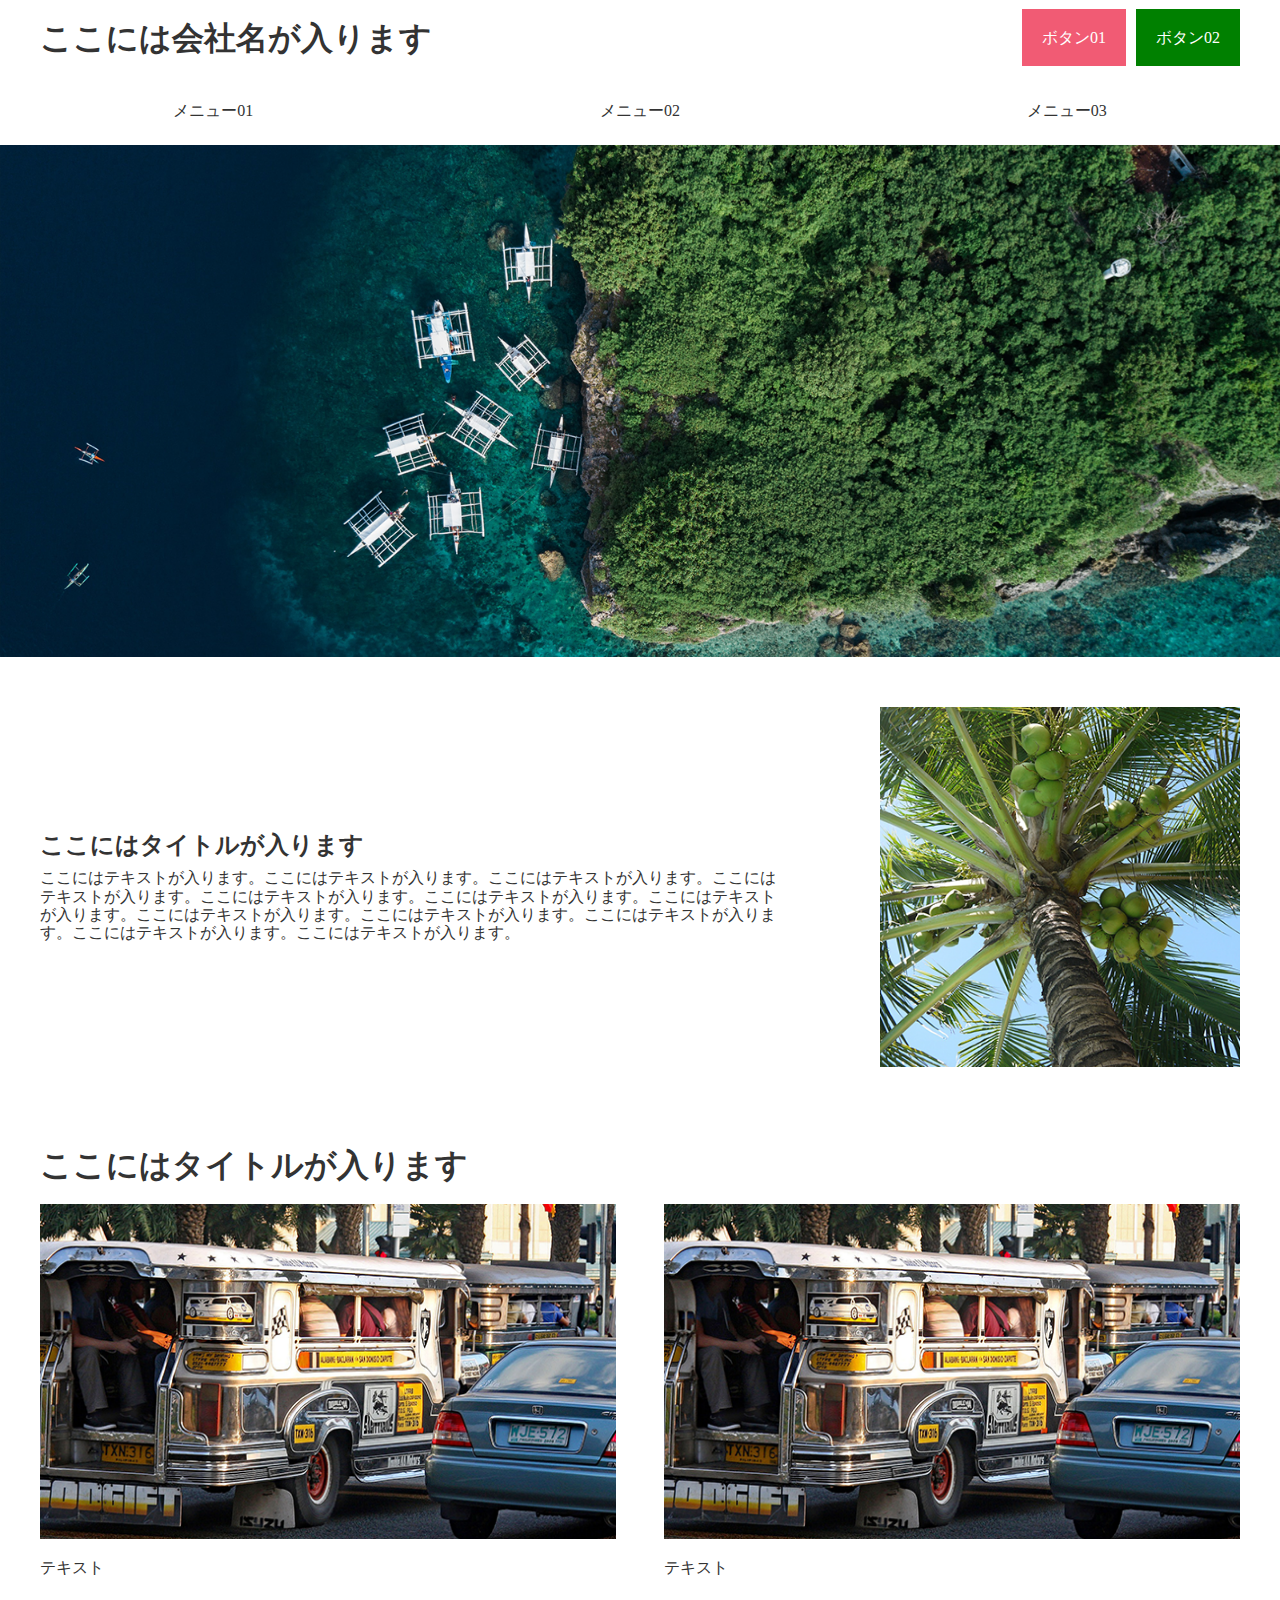
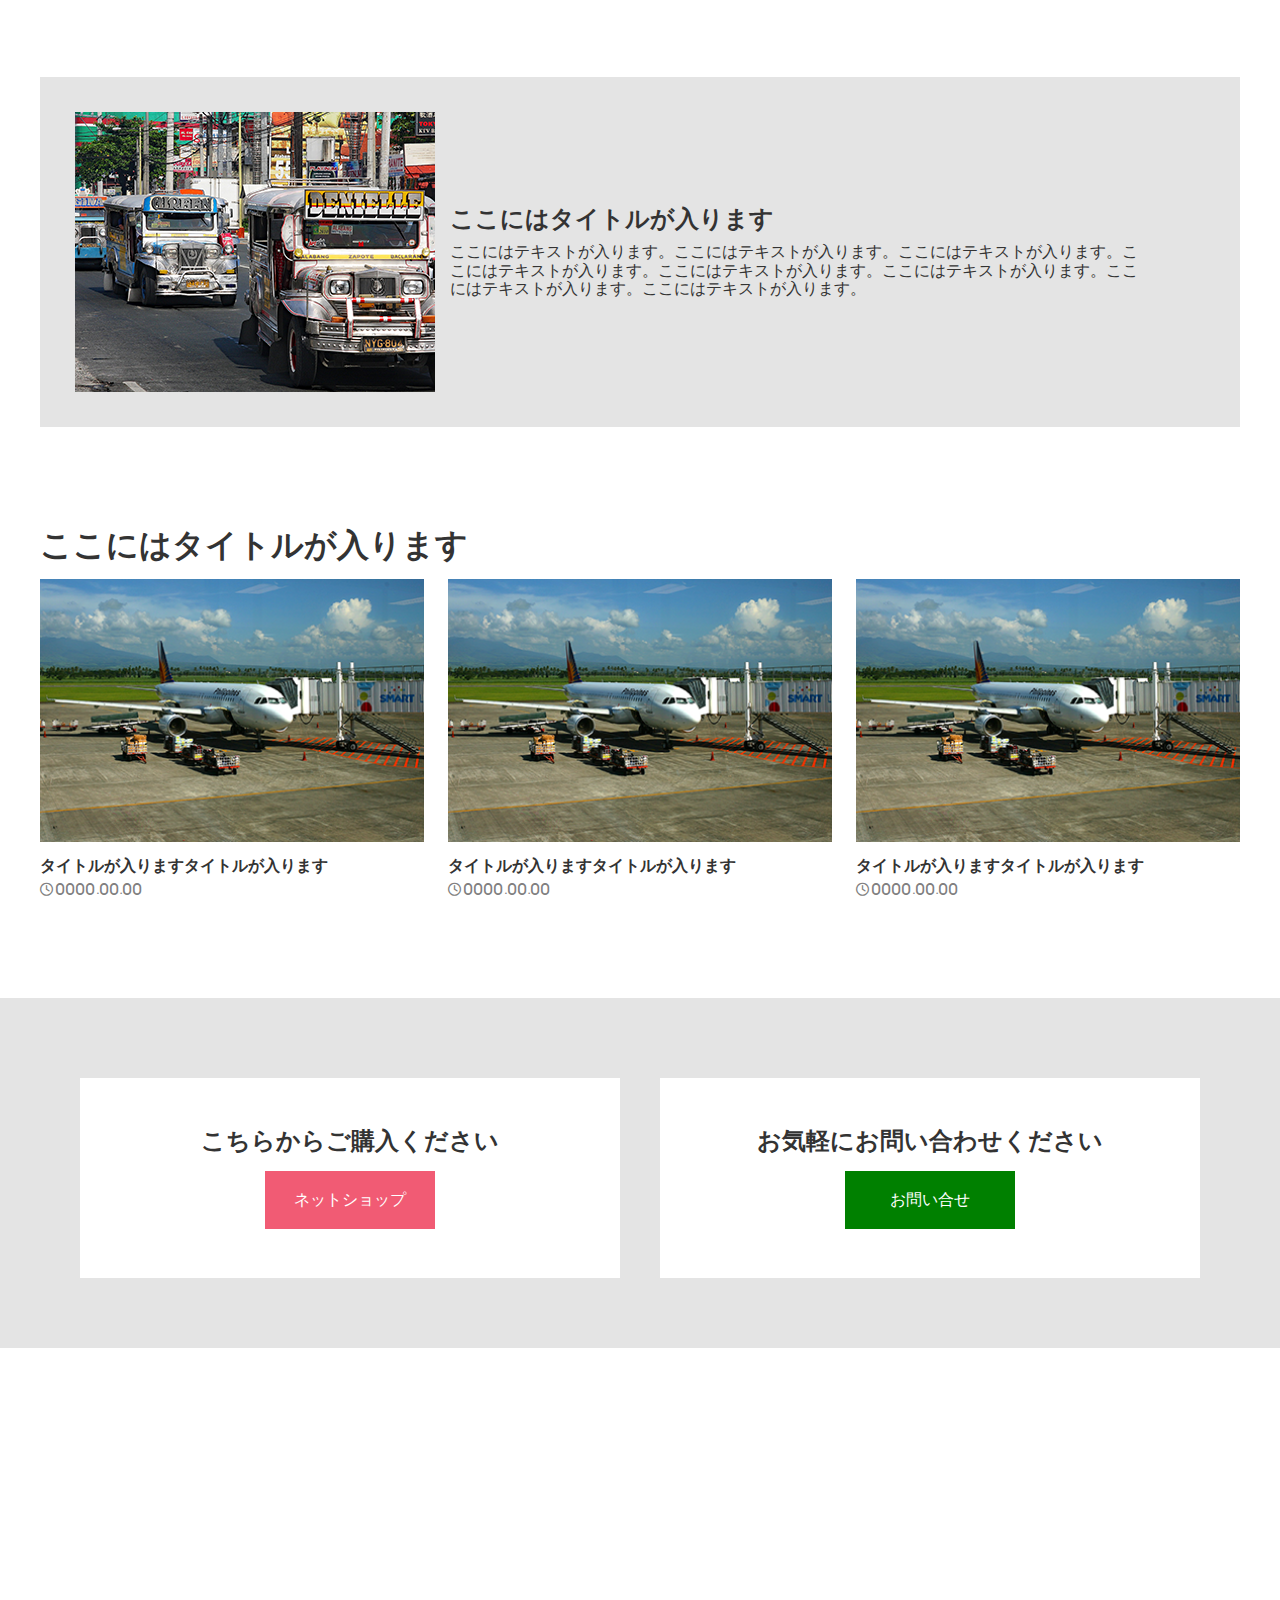
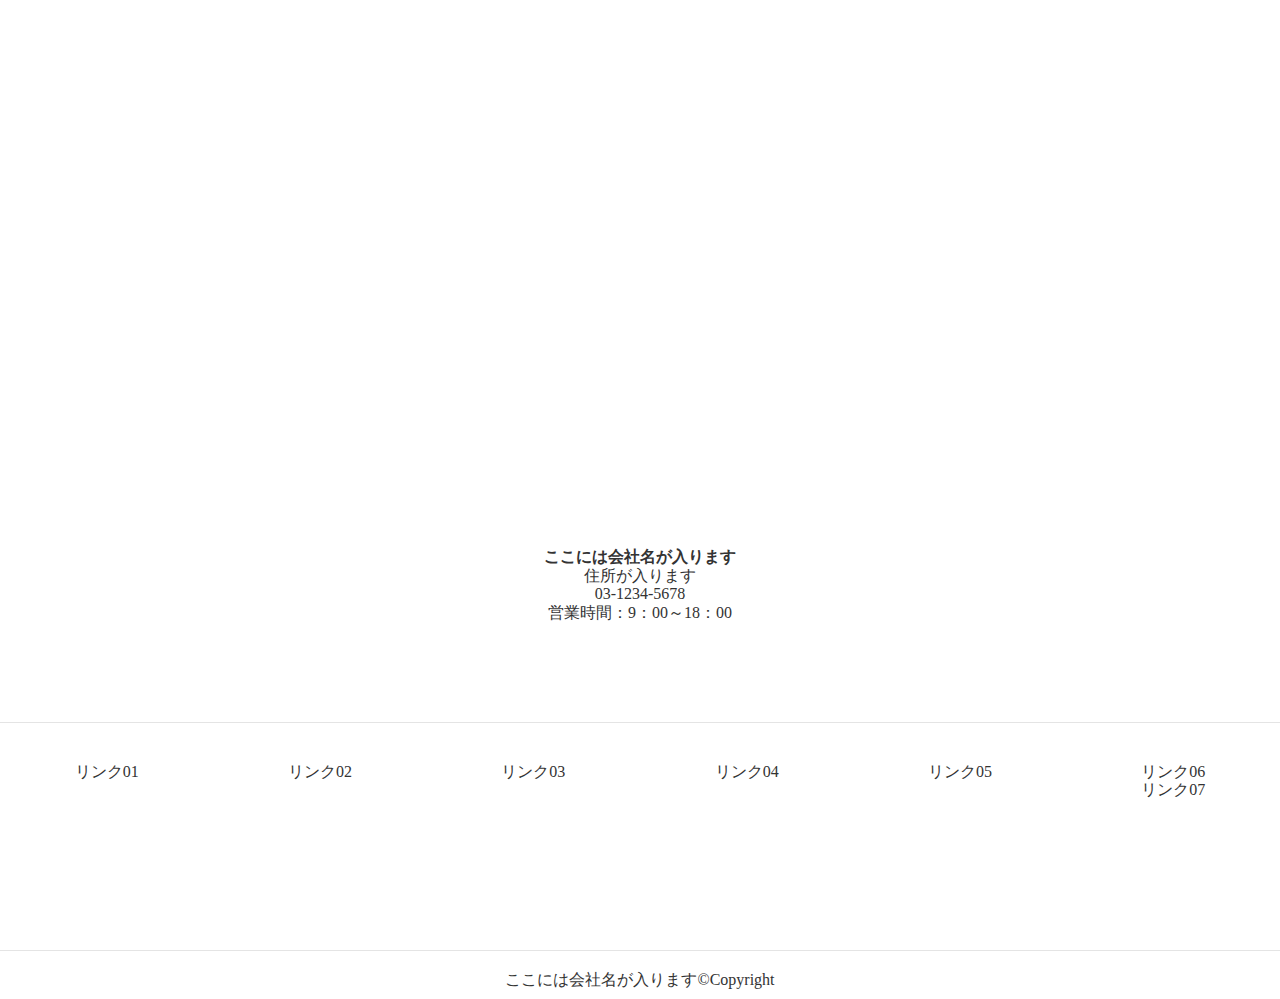
<file: index.html>
<!DOCTYPE html>
<html lang="ja">
<head>
  <meta charset="UTF-8">
  <meta name="viewport" content="width=device-width, initial-scale=1.0">
  <title>TOPページ</title>
  <link rel="stylesheet" href="reset.css">
  <link rel="stylesheet" href="style.css">
  <link rel="stylesheet" href="https://cdnjs.cloudflare.com/ajax/libs/font-awesome/6.0.0-beta3/css/all.min.css">
</head>
<body>
  <header>
    <h1>ここには会社名が入ります</h1>
    <ul class="header_btn">
      <li>
        <a href="#" class="btn_01">ボタン01</a>
      </li>
      <li>
        <a href="#" class="btn_02">ボタン02</a>
      </li>
    </ul>
  </header>
  <div class="menu">
    <a href="php/" class="menu_01">メニュー01</a>
    <a href="#" class="menu_02">メニュー02</a>
    <a href="#" class="menu_03">メニュー03</a>
  </div>
    <img src="img/mv.png" alt="">
  <main>
    <section class="sec_01">
      <div class="wrapper">
        <div class="sec_01_content">
          <div class="sec_01_left">
            <h2>ここにはタイトルが入ります</h2>
            <p>ここにはテキストが入ります。ここにはテキストが入ります。ここにはテキストが入ります。ここにはテキストが入ります。ここにはテキストが入ります。ここにはテキストが入ります。ここにはテキストが入ります。ここにはテキストが入ります。ここにはテキストが入ります。ここにはテキストが入ります。ここにはテキストが入ります。ここにはテキストが入ります。</p>
          </div>
            <div class="sec_01_right">
                <img src="img/img_01.png" alt="">
            </div>
        </div>
      </div>
    </section>
    <section class="sec_02">
      <div class="wrapper">
        <h1>ここにはタイトルが入ります</h1>
          <div class="sec_02_content">
            <div class="sec_02_left">
              <img src="img/img_02.png" alt="">
              <p>テキスト</p>
            </div>
          <div class="sec_02_right">
            <img src="img/img_02.png" alt="">
            <p>テキスト</p>
          </div>
        </div>
      </div>
    </section>
    <section class="sec_03">
      <div class="wrapper">
        <div class="sec_03_content">
          <div class="sec_03_left">
            <img src="img/img_03.png" alt="">
          </div>
          <div class="sec_03_right">
            <h2>ここにはタイトルが入ります</h2>
            <p>ここにはテキストが入ります。ここにはテキストが入ります。ここにはテキストが入ります。ここにはテキストが入ります。ここにはテキストが入ります。ここにはテキストが入ります。ここにはテキストが入ります。ここにはテキストが入ります。</p>
          </div>
        </div>
      </div>
    </section>
    <section class="sec_04">
      <div class="wrapper">
        <h1>ここにはタイトルが入ります</h1>
        <div class="sec_04_content">
          <div class="content_04">
            <div class="sec_04_left">
              <img src="img/img_04.png" alt="">
            </div>
            <div class="sec_04_right">
              <h4>タイトルが入りますタイトルが入ります</h4>
              <i class="fa-regular fa-clock"> 0000.00.00</i>
            </div>
          </div>
          <div class="content_04">
            <div class="sec_04_left">
              <img src="img/img_04.png" alt="">
            </div>
            <div class="sec_04_right">
              <h4>タイトルが入りますタイトルが入ります</h4>
              <i class="fa-regular fa-clock"> 0000.00.00</i>
            </div>
          </div>
          <div class="content_04">
            <div class="sec_04_left">
              <img src="img/img_04.png" alt="">
            </div>
            <div class="sec_04_right">
              <h4>タイトルが入りますタイトルが入ります</h4>
              <i class="fa-regular fa-clock"> 0000.00.00</i>
            </div>
          </div>
        </div>
      </div>
    </section>
    <section class="sec_05">
      <div class="sec_05_content">
        <div class="sec_05_left">
          <h2>こちらからご購入ください</h2>
          <a href="#" class="btn_n">ネットショップ</a>
        </div>
       <div class="sec_05_right">
        <h2>お気軽にお問い合わせください</h2>
        <a href="contact/" class="btn_o">お問い合せ</a>
       </div>
      </div>
    </section>
  </main>
  <footer>
    <div class="foot_01">
      <h4>ここには会社名が入ります</h4>
      <p>住所が入ります</p>
      <p>03-1234-5678</p>
      <p>営業時間：9：00～18：00</p>
    </div>
    <ul class="foot_02">
      <li> <a href="#">リンク01</a></li>
      <li> <a href="#">リンク02</a></li>
      <li> <a href="#">リンク03</a></li>
      <li> <a href="#">リンク04</a></li>
      <li> <a href="#">リンク05</a></li>
      <div>
        <li> <a href="#">リンク06</a></li>
        <li> <a href="#">リンク07</a></li>        
      </div>
    </ul>
    <div class="foot_03">
      <p>ここには会社名が入ります©Copyright</p>
    </div>
  </footer>
</body>
</html>
</file>
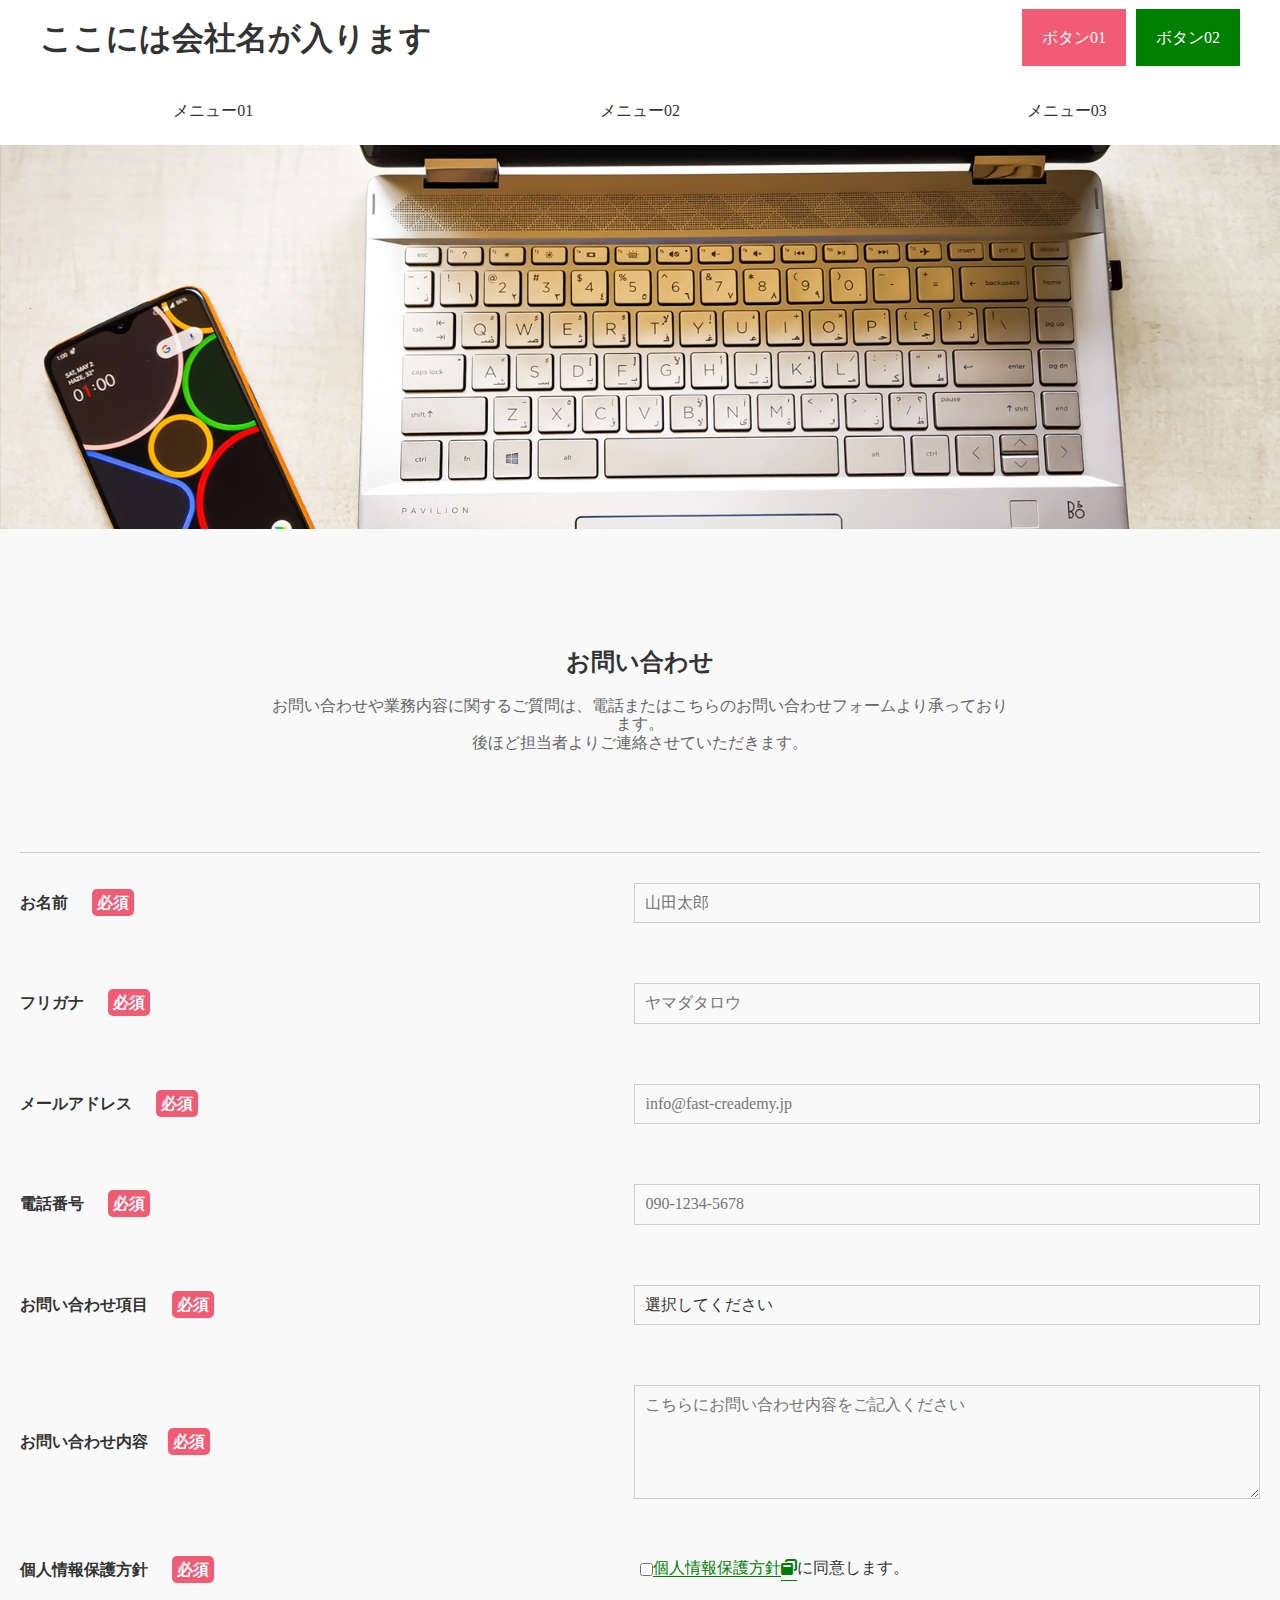
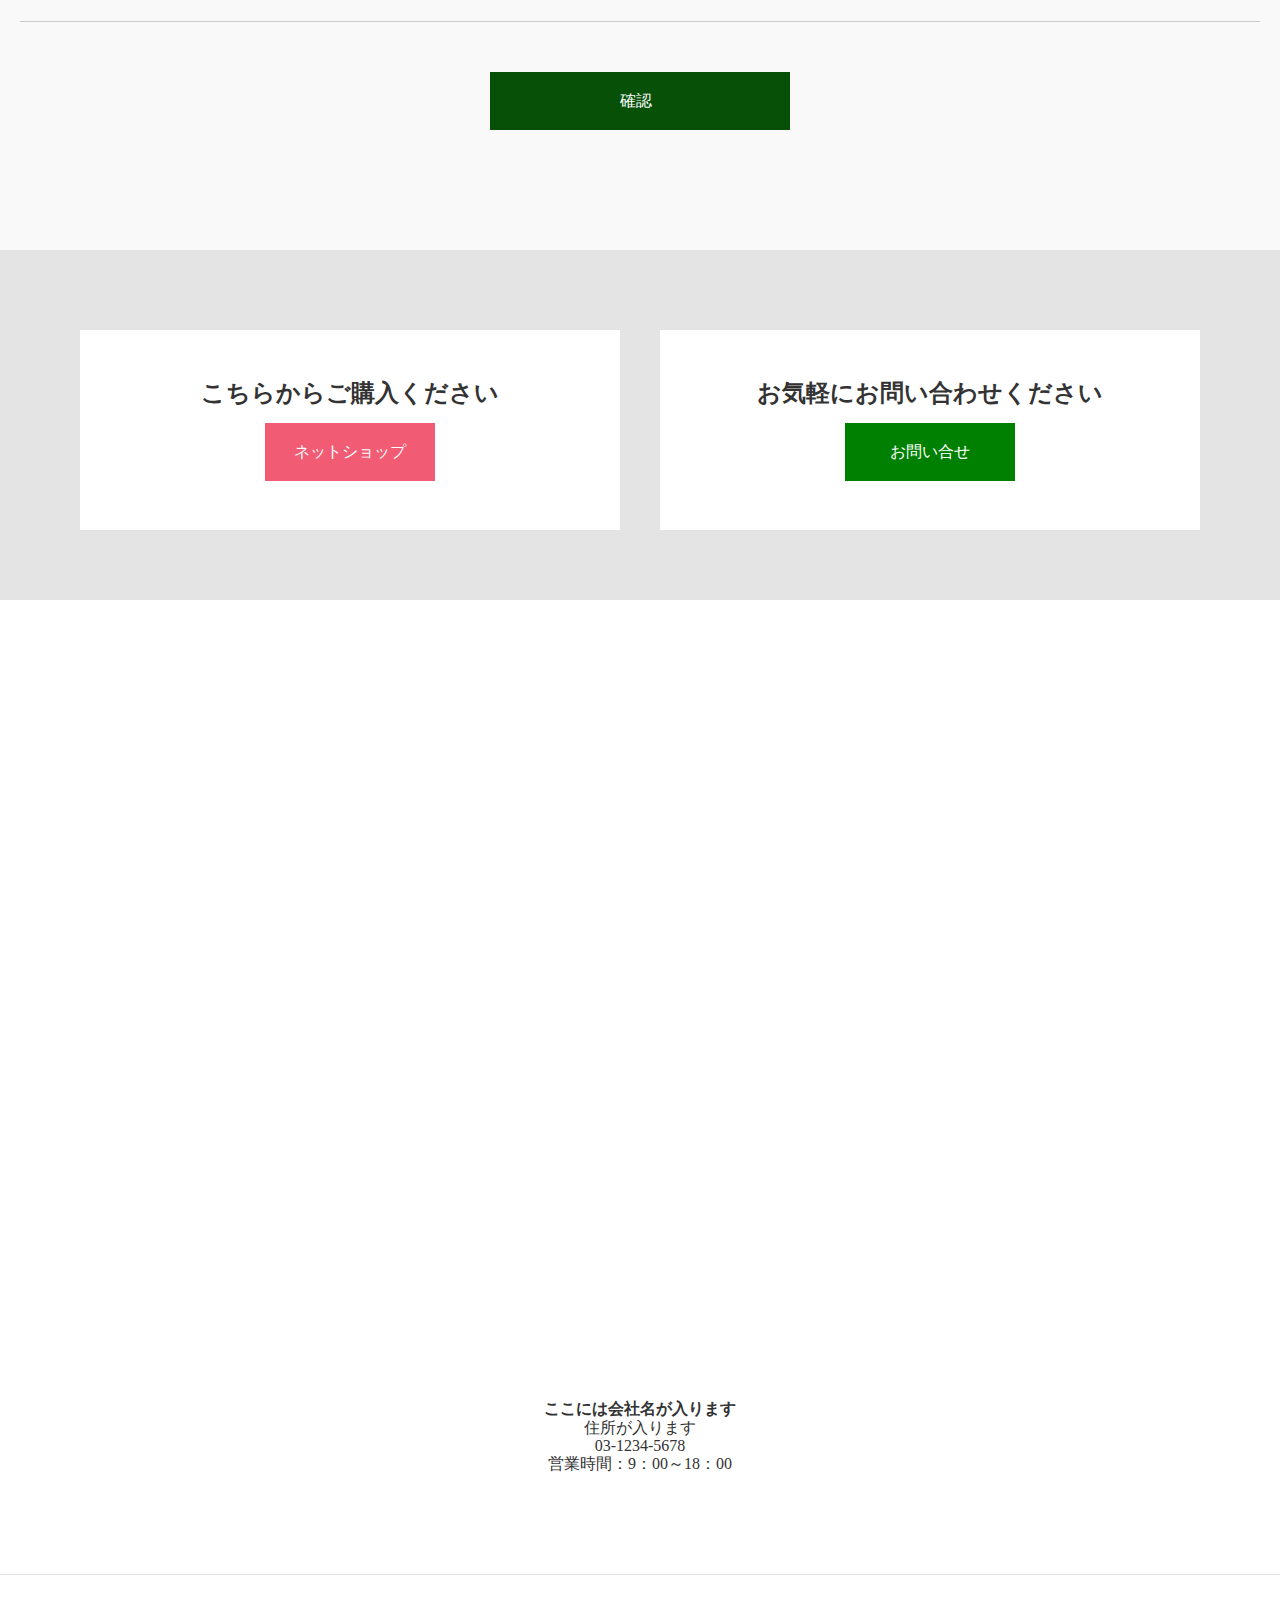
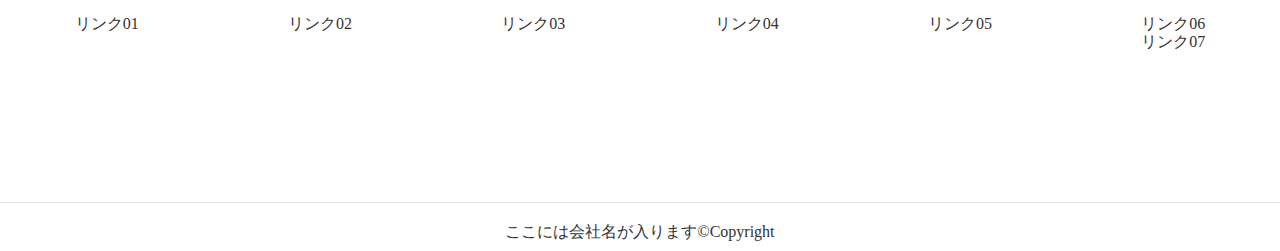
<file: contact/index.html>
<!DOCTYPE html>
<html lang="ja">
<head>
  <meta charset="UTF-8">
  <meta name="viewport" content="width=device-width, initial-scale=1.0">
  <link rel="stylesheet" href="reset.css">
  <link rel="stylesheet" href="style.css">
  <link rel="stylesheet" href="https://cdnjs.cloudflare.com/ajax/libs/font-awesome/6.0.0-beta3/css/all.min.css">
  <title>Contactページ</title>
</head>
<body>
  <header>
    <h1>ここには会社名が入ります</h1>
    <ul class="header_btn">
      <li>
        <a href="#" class="btn_01">ボタン01</a>
      </li>
      <li>
        <a href="#" class="btn_02">ボタン02</a>
      </li>
    </ul>
  </header>
  <div class="menu">
    <a href="#" class="menu_01">メニュー01</a>
    <a href="#" class="menu_02">メニュー02</a>
    <a href="#" class="menu_03">メニュー03</a>
  </div>
    <img src="img/mv.png" alt="">
    <section class="contact-form">
      <div class="contact-form_top">
        <h2>お問い合わせ</h2>
        <p>お問い合わせや業務内容に関するご質問は、電話またはこちらのお問い合わせフォームより承っております。</p><span><p>後ほど担当者よりご連絡させていただきます。</p></span>
        </div>
        <form action="task8-1.php" method="POST">
          <div class="form-group">
              <label for="name">お名前 <span class="required">必須</span></label>
              <input type="text" id="name" name="name" placeholder="山田太郎">
          </div>
          <div class="form-group">
              <label for="furigana">フリガナ <span class="required">必須</span></label>
              <input type="text" id="furigana" name="furigana" placeholder="ヤマダタロウ">
          </div>
          <div class="form-group">
              <label for="email">メールアドレス <span class="required">必須</span></label>
              <input type="email" id="email" name="email" placeholder="info@fast-creademy.jp">
          </div>
          <div class="form-group">
              <label for="phone">電話番号 <span class="required">必須</span></label>
              <input type="tel" id="phone" name="phone" placeholder="090-1234-5678">
          </div>
          <div class="form-group">
              <label for="inquiry">お問い合わせ項目 <span class="required">必須</span></label>
              <select id="inquiry" name="inquiry">
                  <option value="">選択してください</option>
                  <option value="質問">質問</option>
                  <option value="要望">要望</option>
                  <option value="その他">その他</option>
              </select>
          </div>
          <div class="form-group">
              <label for="message">お問い合わせ内容<span class="required">必須</span></label>
              <textarea id="message" name="message" placeholder="こちらにお問い合わせ内容をご記入ください" rows="5"></textarea>
          </div>
          <div class="form-group_01">
              <label for="privacy">個人情報保護方針 <span class="required">必須</span></label>
              <div class="check_privacy">
                <input type="checkbox" id="privacy" name="privacy"><a href="#">個人情報保護方針</a><i class="fa-solid fa-window-restore"></i>に同意します。
              </div>
          </div>
          <a href="task8-1.php" class="btn">確認</a>
      </form>
    </section>
    <section class="sec_05">
      <div class="sec_05_content">
        <div class="sec_05_left">
          <h2>こちらからご購入ください</h2>
          <a href="#" class="btn_n">ネットショップ</a>
        </div>
       <div class="sec_05_right">
        <h2>お気軽にお問い合わせください</h2>
        <a href="#" class="btn_o">お問い合せ</a>
       </div>
      </div>
    </section>
    <footer>
      <div class="foot_01">
        <h4>ここには会社名が入ります</h4>
        <p>住所が入ります</p>
        <p>03-1234-5678</p>
        <p>営業時間：9：00～18：00</p>
      </div>
      <ul class="foot_02">
        <li> <a href="#">リンク01</a></li>
        <li> <a href="#">リンク02</a></li>
        <li> <a href="#">リンク03</a></li>
        <li> <a href="#">リンク04</a></li>
        <li> <a href="#">リンク05</a></li>
        <div>
          <li> <a href="#">リンク06</a></li>
          <li> <a href="#">リンク07</a></li>        
        </div>
      </ul>
      <div class="foot_03">
        <p>ここには会社名が入ります©Copyright</p>
      </div>
    </footer>
</body>
</html>
</file>
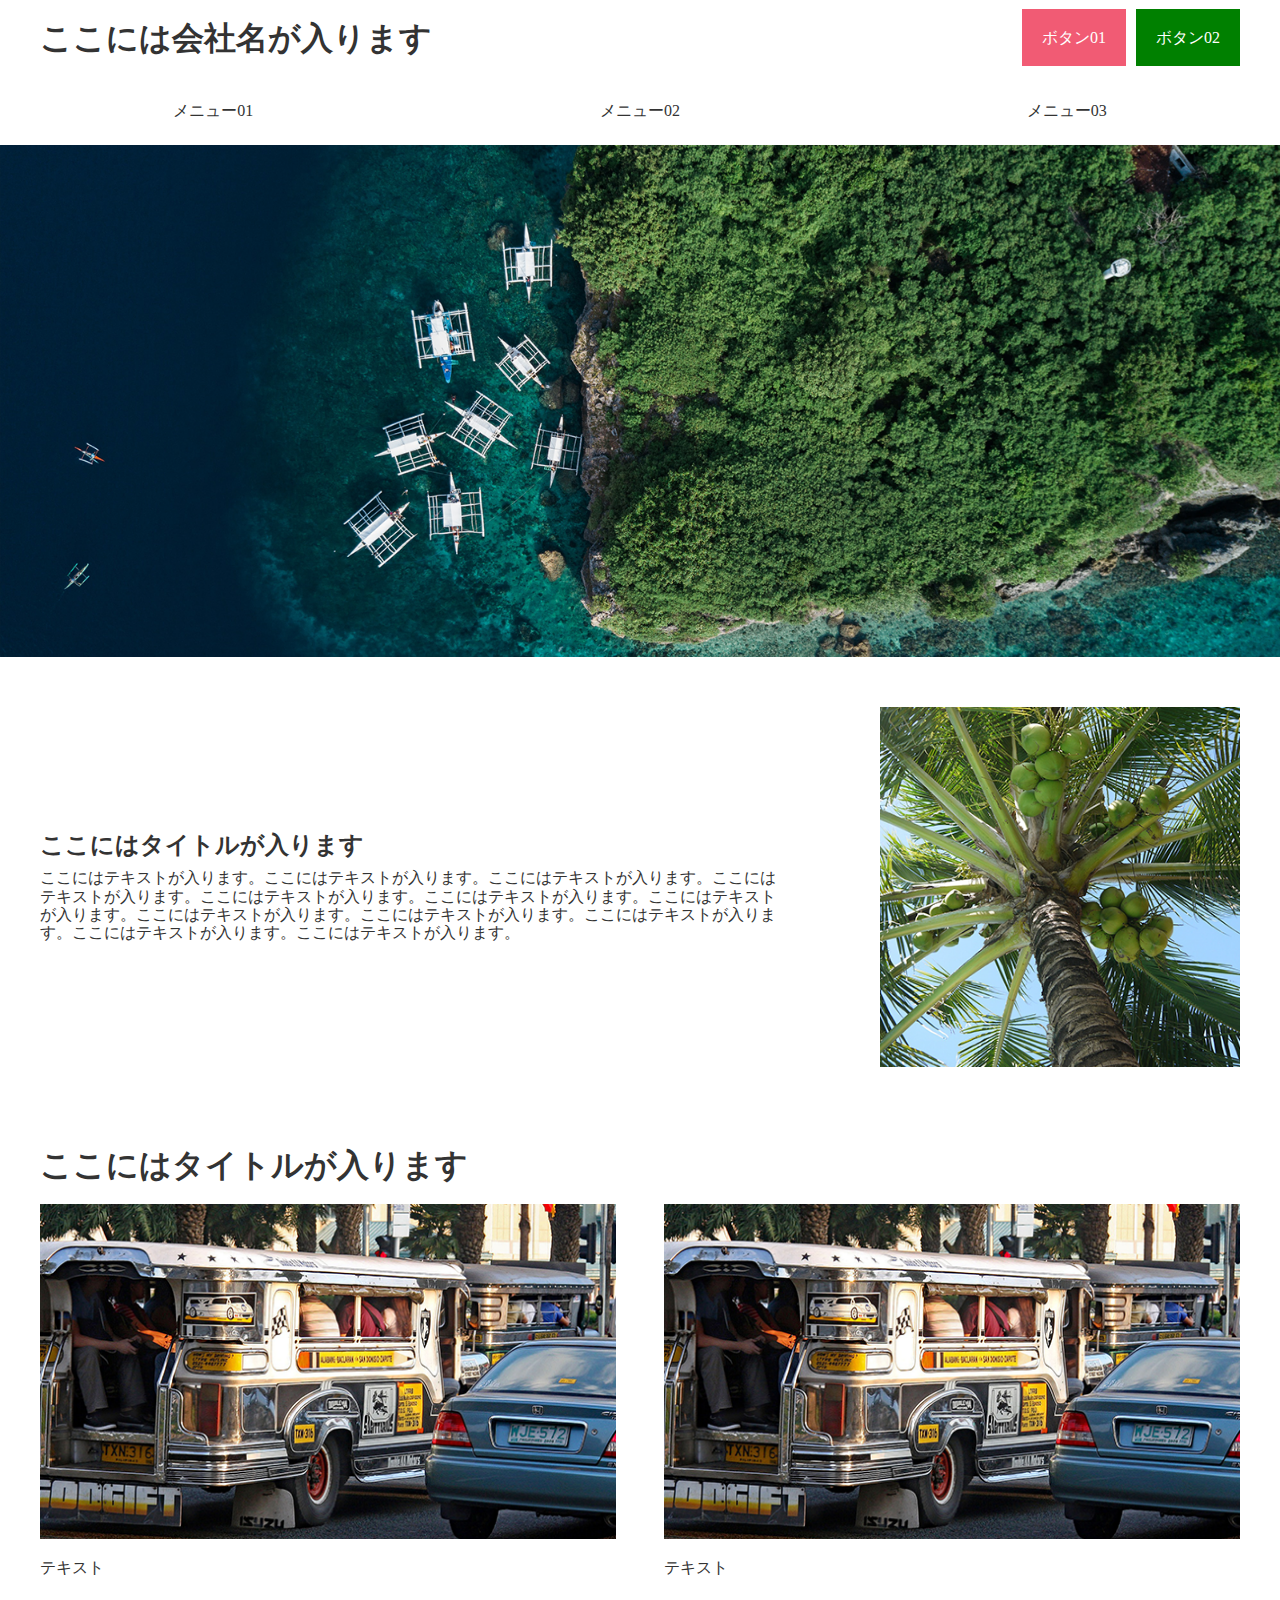
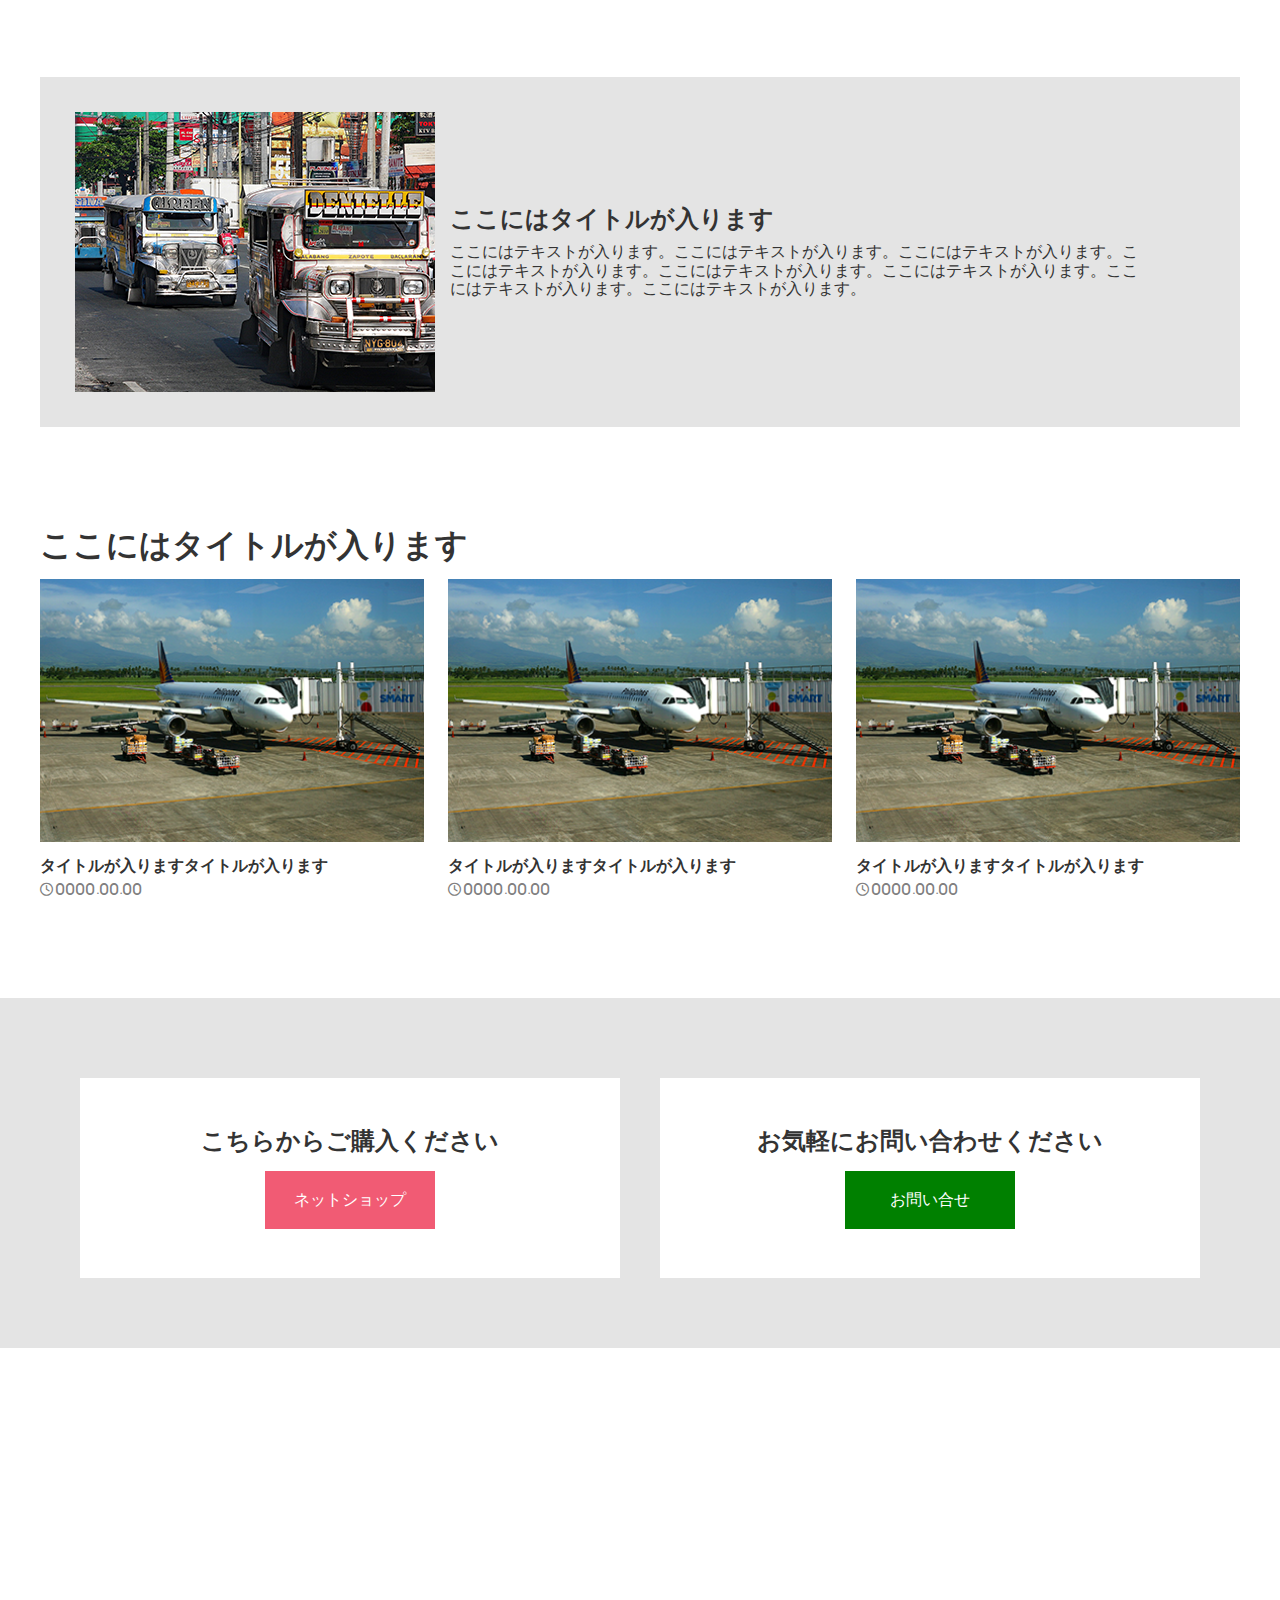
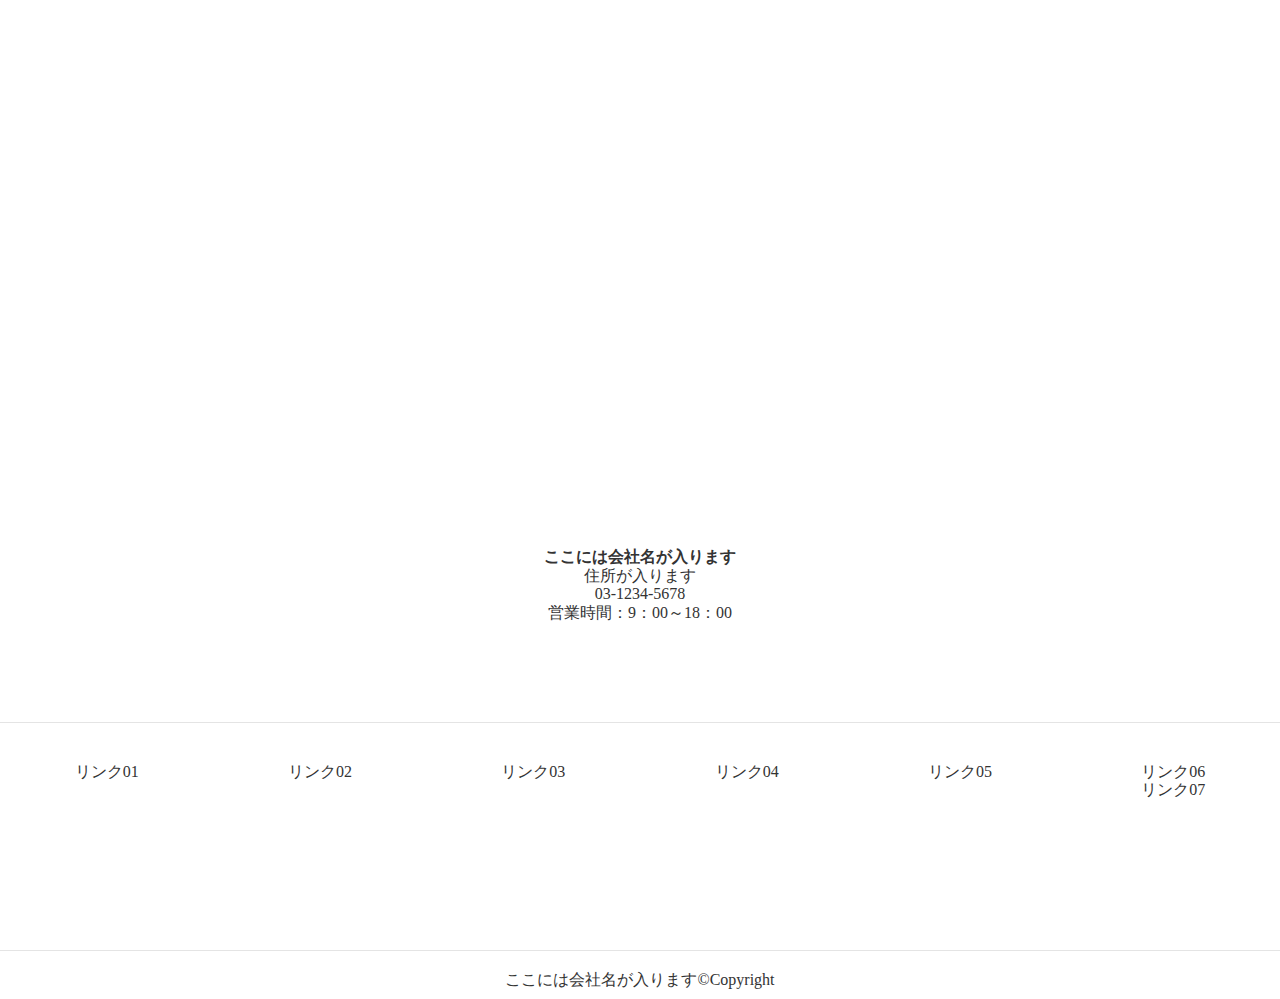
<file: top/index.html>
<!DOCTYPE html>
<html lang="ja">
<head>
  <meta charset="UTF-8">
  <meta name="viewport" content="width=device-width, initial-scale=1.0">
  <title>TOPページ</title>
  <link rel="stylesheet" href="reset.css">
  <link rel="stylesheet" href="style.css">
  <link rel="stylesheet" href="https://cdnjs.cloudflare.com/ajax/libs/font-awesome/6.0.0-beta3/css/all.min.css">
</head>
<body>
  <header>
    <h1>ここには会社名が入ります</h1>
    <ul class="header_btn">
      <li>
        <a href="#" class="btn_01">ボタン01</a>
      </li>
      <li>
        <a href="#" class="btn_02">ボタン02</a>
      </li>
    </ul>
  </header>
  <div class="menu">
    <a href="#" class="menu_01">メニュー01</a>
    <a href="#" class="menu_02">メニュー02</a>
    <a href="#" class="menu_03">メニュー03</a>
  </div>
    <img src="img/mv.png" alt="">
  <main>
    <section class="sec_01">
      <div class="wrapper">
        <div class="sec_01_content">
          <div class="sec_01_left">
            <h2>ここにはタイトルが入ります</h2>
            <p>ここにはテキストが入ります。ここにはテキストが入ります。ここにはテキストが入ります。ここにはテキストが入ります。ここにはテキストが入ります。ここにはテキストが入ります。ここにはテキストが入ります。ここにはテキストが入ります。ここにはテキストが入ります。ここにはテキストが入ります。ここにはテキストが入ります。ここにはテキストが入ります。</p>
          </div>
            <div class="sec_01_right">
                <img src="img/img_01.png" alt="">
            </div>
        </div>
      </div>
    </section>
    <section class="sec_02">
      <div class="wrapper">
        <h1>ここにはタイトルが入ります</h1>
          <div class="sec_02_content">
            <div class="sec_02_left">
              <img src="img/img_02.png" alt="">
              <p>テキスト</p>
            </div>
          <div class="sec_02_right">
            <img src="img/img_02.png" alt="">
            <p>テキスト</p>
          </div>
        </div>
      </div>
    </section>
    <section class="sec_03">
      <div class="wrapper">
        <div class="sec_03_content">
          <div class="sec_03_left">
            <img src="img/img_03.png" alt="">
          </div>
          <div class="sec_03_right">
            <h2>ここにはタイトルが入ります</h2>
            <p>ここにはテキストが入ります。ここにはテキストが入ります。ここにはテキストが入ります。ここにはテキストが入ります。ここにはテキストが入ります。ここにはテキストが入ります。ここにはテキストが入ります。ここにはテキストが入ります。</p>
          </div>
        </div>
      </div>
    </section>
    <section class="sec_04">
      <div class="wrapper">
        <h1>ここにはタイトルが入ります</h1>
        <div class="sec_04_content">
          <div class="content_04">
            <div class="sec_04_left">
              <img src="img/img_04.png" alt="">
            </div>
            <div class="sec_04_right">
              <h4>タイトルが入りますタイトルが入ります</h4>
              <i class="fa-regular fa-clock"> 0000.00.00</i>
            </div>
          </div>
          <div class="content_04">
            <div class="sec_04_left">
              <img src="img/img_04.png" alt="">
            </div>
            <div class="sec_04_right">
              <h4>タイトルが入りますタイトルが入ります</h4>
              <i class="fa-regular fa-clock"> 0000.00.00</i>
            </div>
          </div>
          <div class="content_04">
            <div class="sec_04_left">
              <img src="img/img_04.png" alt="">
            </div>
            <div class="sec_04_right">
              <h4>タイトルが入りますタイトルが入ります</h4>
              <i class="fa-regular fa-clock"> 0000.00.00</i>
            </div>
          </div>
        </div>
      </div>
    </section>
    <section class="sec_05">
      <div class="sec_05_content">
        <div class="sec_05_left">
          <h2>こちらからご購入ください</h2>
          <a href="#" class="btn_n">ネットショップ</a>
        </div>
       <div class="sec_05_right">
        <h2>お気軽にお問い合わせください</h2>
        <a href="#" class="btn_o">お問い合せ</a>
       </div>
      </div>
    </section>
  </main>
  <footer>
    <div class="foot_01">
      <h4>ここには会社名が入ります</h4>
      <p>住所が入ります</p>
      <p>03-1234-5678</p>
      <p>営業時間：9：00～18：00</p>
    </div>
    <ul class="foot_02">
      <li> <a href="#">リンク01</a></li>
      <li> <a href="#">リンク02</a></li>
      <li> <a href="#">リンク03</a></li>
      <li> <a href="#">リンク04</a></li>
      <li> <a href="#">リンク05</a></li>
      <div>
        <li> <a href="#">リンク06</a></li>
        <li> <a href="#">リンク07</a></li>        
      </div>
    </ul>
    <div class="foot_03">
      <p>ここには会社名が入ります©Copyright</p>
    </div>
  </footer>
</body>
</html>
</file>
<file: style.css>
body{
	font-weight: normal;
	color: #333333;
	font-family: ãƒ¡ã‚¤ãƒªã‚ª;
	font-size: 16px;
}

header{
  display: flex;
  justify-content: space-between;
  padding: 20px 40px;
  align-items: center;
}

.header_btn{
  display: flex;
  justify-content: space-between;
}

img{
	width: 100%;
}

header h1{
  text-align: center;
}

.btn_01{
  width: 200px;
  text-align: center;
  background-color: rgb(241, 91, 116);
  color: #fff;
  padding: 20px;
  margin-right: 10px;
}

.btn_02{
  width: 200px;
  text-align: center;
  background-color: green;
  color: #fff;
  padding: 20px;
}

@media only screen and (max-width: 767px){
  header{
    padding: 20px 10px;
  }

  header h1{
    text-align: center;
    font-size: 20px;
  }

  .header_btn{
    display: flex;
    justify-content: right;
    width: 300px;
  }
}

.menu{
  display: flex;
  justify-content: space-around;
  padding: 25px 0;  
}

.wrapper{
  max-width: 1200px;
  width: 100%;
  margin-right: auto;
  margin-left: auto;
}

.sec_01_content{
  display: flex;
  justify-content: space-between;
  align-items: center;
  }

  .sec_01_right{
    width: 30%;
    padding: 50px 0;
  }

  .sec_01_left{
    width: 70%;
  padding-right: 100px;
}

.sec_01_left h2{
  margin-bottom: 10px;
}

.sec_02_content{
  display: flex;
  justify-content: space-between;
  align-items: center;
}

.sec_02_right{
  width: 48%;
}

.sec_02_left{
  width: 48%;
}

.sec_02_content p{
  padding-top: 20px;
  padding-bottom: 100px;
}

.sec_02 h1{
  padding-top: 30px;
  padding-bottom: 20px;
}

@media only screen and (max-width: 767px){
  .sec_01_content{
    display: flex;
    flex-direction: column-reverse;
  }

  .sec_01_right{
    width: 90%;
    padding: 50px 0 30px 0;
  }

  .sec_01_left{
    width: 100%;
    padding: 0 10px;
    text-align: center;
  }

  .sec_02 h1{
    text-align: center;
  }

  .sec_02_content{
    display: flex;
    flex-direction: column;
  }

  .sec_02_left{
    width: 90%;
  }

  .sec_02_right{
    width: 90%;
  }

  .sec_02_content p {
    padding-top: 20px;
    padding-bottom: 50px;
  }
}

.sec_03_content{
  display: flex;
  justify-content: normal;
  align-items: center;
  background-color: #e4e4e4;
  width: 100%;
  height: 350px;
  margin-bottom: 100px;
}

.sec_03_left{
  width: 30%;
  margin-left: 35px;
}

.sec_03_right{
  width: 60%;
  padding: 15px;
}

.sec_03_right h2{
  padding-bottom: 10px;
}

.sec_04 h1{
  padding-bottom: 15px;
}

.sec_04_left{
  margin-bottom: 15px;
}

.sec_04_right h4{
  margin-bottom: 5px;
}

.sec_04_content{
  display: flex;
  justify-content: space-between;
  margin-bottom: 100px;
}

.content_04{
  width: 32%;
  display: flex;
  flex-direction: column;
}

i{
  font-size: small;
  color: gray;
}

@media only screen and (max-width: 767px){
  .sec_03_content{
    display: flex;
    flex-direction: column;
    background-color: #e4e4e4;
    height: 100%;
  }

  .sec_03_left {
    width: 90%;
    margin: 10px;
  }

  .sec_03_right{
    width: 100%;
    padding: 10px;
    text-align: center;
  }

  .sec_04 h1{
    text-align: center;
  }

  .sec_04_content{
    display: flex;
    flex-direction: column;
  }

  .content_04 {
    width: 90%;
    display: flex;
    flex-direction: column;
    margin: auto;
  }

  .sec_04_left{
    margin-bottom: 10px;
  }

  .sec_04_right h4{
    margin-bottom: 0;
  }

  .sec_04_right{
    padding-bottom: 15px;
  }
}

.sec_05{
  background-color: #e4e4e4;
  height: 350px;
  padding: 80px;
  margin-bottom: 800px;
}

.sec_05_left{
  display: flex;
  flex-direction: column;
  background-color: #fff;
  width: 50%;
  height: 200px;
  margin-right: 40px;
}

.sec_05_left h2{
  text-align: center;
  padding: 50px 0 15px 0;
}

.btn_n{
  width: 170px;
  text-align: center;
  background-color: rgb(241, 91, 116);
  color: #fff;
  padding: 20px;
  margin-right: auto;
  margin-left: auto;
}

.sec_05_content{
  display: flex;
  justify-content: space-around;
}

.sec_05_right{
  display: flex;
  flex-direction: column;
  background-color: #fff;
  width: 50%;
  height: 200px;
}

.sec_05_right h2{
  text-align: center;
  padding: 50px 0 15px 0;
}

.btn_o{
  width: 170px;
  text-align: center;
  background-color: green;
  color: #fff;
  padding: 20px;
  margin-right: auto;
  margin-left: auto;
}

@media only screen and (max-width: 767px){
  .sec_05{
    background-color: #e4e4e4;
    height: 100%;
    margin-bottom: 400px;
    padding: 40px;
  }

  .sec_05_content{
    display: flex;
    flex-direction: column;
  }

  .sec_05_left{
    display: flex;
    flex-direction: column;
    background-color: #fff;
    width: 90%;
    height: 200px;
    margin: auto;
  }

  .sec_05_right{
    display: flex;
    flex-direction: column;
    background-color: #fff;
    width: 90%;
    height: 200px;
    margin: 30px auto 0 auto;
  }

  .btn_01{
    width: 200px;
    text-align: center;
    background-color: rgb(241, 91, 116);
    color: #fff;
    padding: 10px;
    margin: 0 10px 0 0;
  }

  .btn_02{
    width: 200px;
    text-align: center;
    background-color: green;
    color: #fff;
    padding: 10px;
  }
}

.foot_01{
  text-align: center;
  margin-bottom: 100px;
}

.foot_02{
  border-top: 1px solid #e4e4e4;
  display: flex;
  justify-content: space-around;
  padding: 40px 0 150px 0;
}


.foot_03{
  border-top: 1px solid #e4e4e4;
  text-align: center;
}

.foot_03 p{
  margin-top: 20px;
  margin-bottom: 10px;
}
</file>
<file: contact/style.css>
body{
	font-weight: normal;
	color: #333333;
	font-family: ãƒ¡ã‚¤ãƒªã‚ª;
	font-size: 16px;
}

header{
  display: flex;
  justify-content: space-between;
  padding: 20px 40px;
  align-items: center;
}

.header_btn{
  display: flex;
  justify-content: space-between;
}

img{
	width: 100%;
}

header h1{
  text-align: center;
}

.btn_01{
  width: 200px;
  text-align: center;
  background-color: rgb(241, 91, 116);
  color: #fff;
  padding: 20px;
  margin-right: 10px;
}

.btn_02{
  width: 200px;
  text-align: center;
  background-color: green;
  color: #fff;
  padding: 20px;
}

.error-messages {
  color: red; 
  padding: 0;
  text-align: center;
}
.error-messages li {
  margin-bottom: 5px;
}

@media only screen and (max-width: 767px){
  header{
    padding: 20px 10px;
  }

  header h1{
    text-align: center;
    font-size: 20px;
  }

  .header_btn{
    display: flex;
    justify-content: right;
    width: 300px;
  }
  .btn_01{
    width: 200px;
    text-align: center;
    background-color: rgb(241, 91, 116);
    color: #fff;
    padding: 10px;
    margin: 0 10px 0 0;
  }

  .btn_02{
    width: 200px;
    text-align: center;
    background-color: green;
    color: #fff;
    padding: 10px;
  }
}

.menu{
  display: flex;
  justify-content: space-around;
  padding: 25px 0;  
}

.contact-form_top{
  width: 100%;
  padding: 100px 250px;
  border-bottom: solid 1px #c9c9c9;
  margin-bottom: 30px;
}

.contact-form {
  padding: 20px;
  background: #f9f9f9;
}

.contact-form p {
  text-align: center;
  color: #666;
}

.contact-form h2 {
  text-align: center;
  margin-bottom: 20px;
}

.contact-form .form-group {
  margin-bottom: 60px;
}

.contact-form label {
  font-weight: 900;
  width: 100%;
  align-self: center;
}
 
.contact-form select, 
.contact-form textarea {
  width: 100%;
  padding: 10px;
  border: 1px solid #ccc;
}

.contact-form .required {
  font-weight: 900;
  padding: 5px;
  color: #fff;
  margin-left: 20px;
}

.contact-form .btn {
  width: 300px;
  background: #075007;
  color: #fff;
  padding: 20px 130px;
  display: block;
  margin: 50px auto 100px auto;
}

.required{
  background-color: rgb(241, 91, 116);
  border-radius: 5px;
}

.form-group{
  display: flex;
  justify-content: space-between;
}

.form-group_01{
  display: flex;
  justify-content: space-between;
  padding-bottom: 40px;
  border-bottom: solid 1px #c9c9c9;
}

.form-group input{
  width: 100%;
  padding: 10px;
  border: 1px solid #ccc;
}

.check_privacy{
  width: 100%;
}

.check_privacy a{
  color: green;
  border-bottom: solid 1px green;
}

i{
  color: green;
  border-bottom: solid 1px green;
  padding-bottom: 5px;
}

@media only screen and (max-width: 767px){
  .contact-form_top{
    padding: 50px 10px;
  }

  .contact-form .required {
    font-weight: 900;
    padding: 3px;
    color: #fff;
    margin-left: 20px;
    font-size: xx-small;
}
}

.sec_05{
  background-color: #e4e4e4;
  height: 350px;
  padding: 80px;
  margin-bottom: 800px;
}

.sec_05_left{
  display: flex;
  flex-direction: column;
  background-color: #fff;
  width: 50%;
  height: 200px;
  margin-right: 40px;
}

.sec_05_left h2{
  text-align: center;
  padding: 50px 0 15px 0;
}

.btn_n{
  width: 170px;
  text-align: center;
  background-color: rgb(241, 91, 116);
  color: #fff;
  padding: 20px;
  margin-right: auto;
  margin-left: auto;
}

.sec_05_content{
  display: flex;
  justify-content: space-around;
}

.sec_05_right{
  display: flex;
  flex-direction: column;
  background-color: #fff;
  width: 50%;
  height: 200px;
}

.sec_05_right h2{
  text-align: center;
  padding: 50px 0 15px 0;
}

.btn_o{
  width: 170px;
  text-align: center;
  background-color: green;
  color: #fff;
  padding: 20px;
  margin-right: auto;
  margin-left: auto;
}

@media only screen and (max-width: 767px){
  .sec_05{
    background-color: #e4e4e4;
    height: 100%;
    margin-bottom: 400px;
    padding: 40px;
  }

  .sec_05_content{
    display: flex;
    flex-direction: column;
  }

  .sec_05_left{
    display: flex;
    flex-direction: column;
    background-color: #fff;
    width: 90%;
    height: 200px;
    margin: auto;
  }

  .sec_05_right{
    display: flex;
    flex-direction: column;
    background-color: #fff;
    width: 90%;
    height: 200px;
    margin: 30px auto 0 auto;
  }

  .btn_01{
    width: 200px;
    text-align: center;
    background-color: rgb(241, 91, 116);
    color: #fff;
    padding: 10px;
    margin: 0 10px 0 0;
  }

  .btn_02{
    width: 200px;
    text-align: center;
    background-color: green;
    color: #fff;
    padding: 10px;
  }
}

.foot_01{
  text-align: center;
  margin-bottom: 100px;
}

.foot_02{
  border-top: 1px solid #e4e4e4;
  display: flex;
  justify-content: space-around;
  padding: 40px 0 150px 0;
}


.foot_03{
  border-top: 1px solid #e4e4e4;
  text-align: center;
}

.foot_03 p{
  margin-top: 20px;
  margin-bottom: 10px;
}
</file>
<file: top/style.css>
body{
	font-weight: normal;
	color: #333333;
	font-family: ãƒ¡ã‚¤ãƒªã‚ª;
	font-size: 16px;
}

header{
  display: flex;
  justify-content: space-between;
  padding: 20px 40px;
  align-items: center;
}

.header_btn{
  display: flex;
  justify-content: space-between;
}

img{
	width: 100%;
}

header h1{
  text-align: center;
}

.btn_01{
  width: 200px;
  text-align: center;
  background-color: rgb(241, 91, 116);
  color: #fff;
  padding: 20px;
  margin-right: 10px;
}

.btn_02{
  width: 200px;
  text-align: center;
  background-color: green;
  color: #fff;
  padding: 20px;
}

@media only screen and (max-width: 767px){
  header{
    padding: 20px 10px;
  }

  header h1{
    text-align: center;
    font-size: 20px;
  }

  .header_btn{
    display: flex;
    justify-content: right;
    width: 300px;
  }
}

.menu{
  display: flex;
  justify-content: space-around;
  padding: 25px 0;  
}

.wrapper{
  max-width: 1200px;
  width: 100%;
  margin-right: auto;
  margin-left: auto;
}

.sec_01_content{
  display: flex;
  justify-content: space-between;
  align-items: center;
  }

  .sec_01_right{
    width: 30%;
    padding: 50px 0;
  }

  .sec_01_left{
    width: 70%;
  padding-right: 100px;
}

.sec_01_left h2{
  margin-bottom: 10px;
}

.sec_02_content{
  display: flex;
  justify-content: space-between;
  align-items: center;
}

.sec_02_right{
  width: 48%;
}

.sec_02_left{
  width: 48%;
}

.sec_02_content p{
  padding-top: 20px;
  padding-bottom: 100px;
}

.sec_02 h1{
  padding-top: 30px;
  padding-bottom: 20px;
}

@media only screen and (max-width: 767px){
  .sec_01_content{
    display: flex;
    flex-direction: column-reverse;
  }

  .sec_01_right{
    width: 90%;
    padding: 50px 0 30px 0;
  }

  .sec_01_left{
    width: 100%;
    padding: 0 10px;
    text-align: center;
  }

  .sec_02 h1{
    text-align: center;
  }

  .sec_02_content{
    display: flex;
    flex-direction: column;
  }

  .sec_02_left{
    width: 90%;
  }

  .sec_02_right{
    width: 90%;
  }

  .sec_02_content p {
    padding-top: 20px;
    padding-bottom: 50px;
  }
}

.sec_03_content{
  display: flex;
  justify-content: normal;
  align-items: center;
  background-color: #e4e4e4;
  width: 100%;
  height: 350px;
  margin-bottom: 100px;
}

.sec_03_left{
  width: 30%;
  margin-left: 35px;
}

.sec_03_right{
  width: 60%;
  padding: 15px;
}

.sec_03_right h2{
  padding-bottom: 10px;
}

.sec_04 h1{
  padding-bottom: 15px;
}

.sec_04_left{
  margin-bottom: 15px;
}

.sec_04_right h4{
  margin-bottom: 5px;
}

.sec_04_content{
  display: flex;
  justify-content: space-between;
  margin-bottom: 100px;
}

.content_04{
  width: 32%;
  display: flex;
  flex-direction: column;
}

i{
  font-size: small;
  color: gray;
}

@media only screen and (max-width: 767px){
  .sec_03_content{
    display: flex;
    flex-direction: column;
    background-color: #e4e4e4;
    height: 100%;
  }

  .sec_03_left {
    width: 90%;
    margin: 10px;
  }

  .sec_03_right{
    width: 100%;
    padding: 10px;
    text-align: center;
  }

  .sec_04 h1{
    text-align: center;
  }

  .sec_04_content{
    display: flex;
    flex-direction: column;
  }

  .content_04 {
    width: 90%;
    display: flex;
    flex-direction: column;
    margin: auto;
  }

  .sec_04_left{
    margin-bottom: 10px;
  }

  .sec_04_right h4{
    margin-bottom: 0;
  }

  .sec_04_right{
    padding-bottom: 15px;
  }
}

.sec_05{
  background-color: #e4e4e4;
  height: 350px;
  padding: 80px;
  margin-bottom: 800px;
}

.sec_05_left{
  display: flex;
  flex-direction: column;
  background-color: #fff;
  width: 50%;
  height: 200px;
  margin-right: 40px;
}

.sec_05_left h2{
  text-align: center;
  padding: 50px 0 15px 0;
}

.btn_n{
  width: 170px;
  text-align: center;
  background-color: rgb(241, 91, 116);
  color: #fff;
  padding: 20px;
  margin-right: auto;
  margin-left: auto;
}

.sec_05_content{
  display: flex;
  justify-content: space-around;
}

.sec_05_right{
  display: flex;
  flex-direction: column;
  background-color: #fff;
  width: 50%;
  height: 200px;
}

.sec_05_right h2{
  text-align: center;
  padding: 50px 0 15px 0;
}

.btn_o{
  width: 170px;
  text-align: center;
  background-color: green;
  color: #fff;
  padding: 20px;
  margin-right: auto;
  margin-left: auto;
}

@media only screen and (max-width: 767px){
  .sec_05{
    background-color: #e4e4e4;
    height: 100%;
    margin-bottom: 400px;
    padding: 40px;
  }

  .sec_05_content{
    display: flex;
    flex-direction: column;
  }

  .sec_05_left{
    display: flex;
    flex-direction: column;
    background-color: #fff;
    width: 90%;
    height: 200px;
    margin: auto;
  }

  .sec_05_right{
    display: flex;
    flex-direction: column;
    background-color: #fff;
    width: 90%;
    height: 200px;
    margin: 30px auto 0 auto;
  }

  .btn_01{
    width: 200px;
    text-align: center;
    background-color: rgb(241, 91, 116);
    color: #fff;
    padding: 10px;
    margin: 0 10px 0 0;
  }

  .btn_02{
    width: 200px;
    text-align: center;
    background-color: green;
    color: #fff;
    padding: 10px;
  }
}

.foot_01{
  text-align: center;
  margin-bottom: 100px;
}

.foot_02{
  border-top: 1px solid #e4e4e4;
  display: flex;
  justify-content: space-around;
  padding: 40px 0 150px 0;
}


.foot_03{
  border-top: 1px solid #e4e4e4;
  text-align: center;
}

.foot_03 p{
  margin-top: 20px;
  margin-bottom: 10px;
}
</file>
